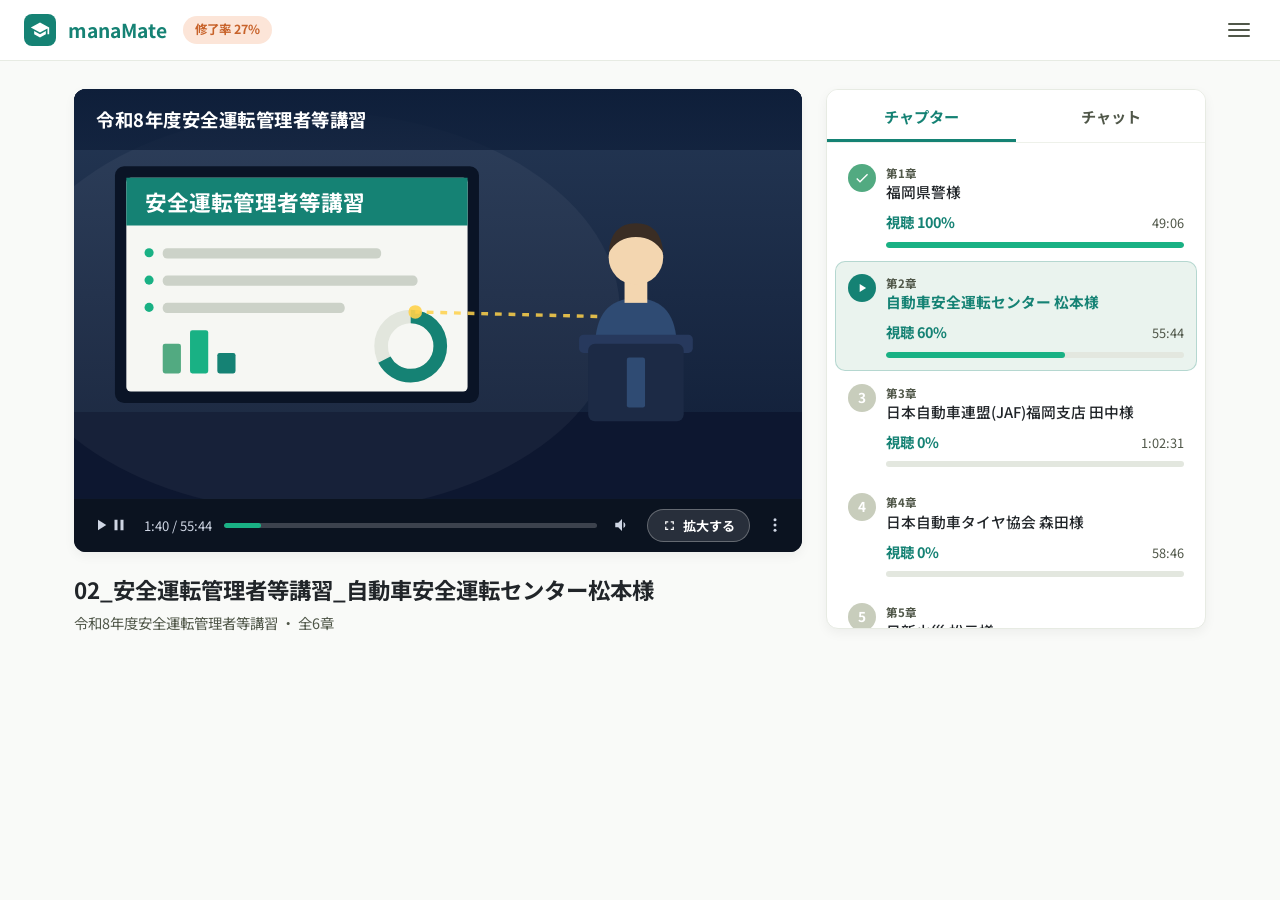
<file: index.html>
<!DOCTYPE html>
<html lang="ja">
<head>
  <meta charset="UTF-8" />
  <meta name="viewport" content="width=device-width, initial-scale=1.0" />
  <title>manaMate – 受講ページ</title>
  <link rel="stylesheet" href="style.css" />
</head>
<body>
  <header class="site-header">
    <div class="header-logo">
      <span class="logo-icon">
        <svg viewBox="0 0 24 24" width="20" height="20" fill="currentColor" aria-hidden="true">
          <path d="M12 3 1 9l11 6 9-4.91V17h2V9L12 3zM5 13.18v4L12 21l7-3.82v-4L12 17l-7-3.82z"/>
        </svg>
      </span>
      <span class="logo-text">manaMate</span>
      <span class="completion-badge">修了率 27%</span>
    </div>
    <button class="header-menu" aria-label="メニュー">
      <span></span><span></span><span></span>
    </button>
  </header>

  <main class="viewer">
    <div class="viewer-grid">
      <!-- 動画エリア -->
      <section class="video-area">
        <div class="video-player" id="videoPlayer">
          <div class="video-screen">
            <svg class="video-scene" viewBox="0 0 320 180" preserveAspectRatio="xMidYMid meet" xmlns="http://www.w3.org/2000/svg" aria-hidden="true">
              <defs>
                <linearGradient id="vsRoom" x1="0" y1="0" x2="0" y2="1">
                  <stop offset="0" stop-color="#243754"/>
                  <stop offset="1" stop-color="#101d36"/>
                </linearGradient>
              </defs>
              <rect width="320" height="180" fill="url(#vsRoom)"/>
              <rect y="142" width="320" height="38" fill="#0d1730"/>
              <ellipse cx="105" cy="98" rx="135" ry="88" fill="#ffffff" opacity="0.045"/>
              <!-- スクリーン（パワポ） -->
              <rect x="18" y="34" width="160" height="104" rx="4" fill="#0a1426"/>
              <rect x="23" y="39" width="150" height="94" rx="2" fill="#f6f7f3"/>
              <rect x="23" y="39" width="150" height="21" fill="#158274"/>
              <text x="31" y="53.5" fill="#ffffff" font-size="9.5" font-weight="700" font-family="'Noto Sans JP',sans-serif">安全運転管理者等講習</text>
              <circle cx="33" cy="72" r="2" fill="#19B184"/>
              <rect x="39" y="70" width="96" height="4.5" rx="2" fill="#ccd2c8"/>
              <circle cx="33" cy="84" r="2" fill="#19B184"/>
              <rect x="39" y="82" width="112" height="4.5" rx="2" fill="#ccd2c8"/>
              <circle cx="33" cy="96" r="2" fill="#19B184"/>
              <rect x="39" y="94" width="80" height="4.5" rx="2" fill="#ccd2c8"/>
              <rect x="39" y="112" width="8" height="13" rx="1" fill="#52AA81"/>
              <rect x="51" y="106" width="8" height="19" rx="1" fill="#19B184"/>
              <rect x="63" y="116" width="8" height="9" rx="1" fill="#158274"/>
              <circle cx="148" cy="113" r="13" fill="none" stroke="#e2e6dd" stroke-width="6"/>
              <circle cx="148" cy="113" r="13" fill="none" stroke="#158274" stroke-width="6" stroke-dasharray="55 100" transform="rotate(-90 148 113)"/>
              <!-- レーザーポインタ -->
              <line x1="230" y1="100" x2="150" y2="98" stroke="#ffd24a" stroke-width="1.5" stroke-dasharray="3 3" opacity="0.85"/>
              <circle cx="150" cy="98" r="3" fill="#ffd24a" opacity="0.9"/>
              <!-- 講師 -->
              <path d="M247 92 q18 0 18 22 v18 h-36 v-18 q0 -22 18 -22z" fill="#2f4b73"/>
              <rect x="242" y="82" width="10" height="12" fill="#f3d6b0"/>
              <circle cx="247" cy="74" r="12" fill="#f3d6b0"/>
              <path d="M235 72 q1 -13 12 -13 q11 0 12 13 q-4 -7 -12 -7 q-8 0 -12 7z" fill="#3a2d24"/>
              <!-- 演台 -->
              <rect x="222" y="108" width="50" height="8" rx="2" fill="#27395d"/>
              <rect x="226" y="112" width="42" height="34" rx="3" fill="#1c2a45"/>
              <rect x="243" y="118" width="8" height="22" rx="1" fill="#2f4b73"/>
            </svg>
            <div class="video-banner">
              <span class="video-banner-title" id="videoTitle">令和8年度安全運転管理者等講習</span>
            </div>
            <button class="play-overlay" id="playOverlay" aria-label="再生">
              <svg viewBox="0 0 24 24" width="34" height="34" fill="currentColor"><path d="M8 5v14l11-7z"/></svg>
            </button>
            <div class="video-complete" id="videoComplete">
              <div class="vc-inner">
                <span class="vc-check"><svg viewBox="0 0 24 24" width="26" height="26" fill="currentColor"><path d="M9 16.2 4.8 12l-1.4 1.4L9 19 21 7l-1.4-1.4z"/></svg></span>
                <h2 class="vc-title">視聴が完了しました</h2>
                <p class="vc-sub">この講義の評価をお聞かせください</p>
                <div class="vc-stars" id="vcStars" role="radiogroup" aria-label="5段階評価">
                  <button class="vc-star" type="button" aria-label="1点"><svg viewBox="0 0 24 24" width="34" height="34"><path d="M12 2l2.9 6.3 6.9.6-5.2 4.6 1.6 6.8L12 17.3 5.8 20.9l1.6-6.8L2.2 9.5l6.9-.6L12 2z"/></svg></button>
                  <button class="vc-star" type="button" aria-label="2点"><svg viewBox="0 0 24 24" width="34" height="34"><path d="M12 2l2.9 6.3 6.9.6-5.2 4.6 1.6 6.8L12 17.3 5.8 20.9l1.6-6.8L2.2 9.5l6.9-.6L12 2z"/></svg></button>
                  <button class="vc-star" type="button" aria-label="3点"><svg viewBox="0 0 24 24" width="34" height="34"><path d="M12 2l2.9 6.3 6.9.6-5.2 4.6 1.6 6.8L12 17.3 5.8 20.9l1.6-6.8L2.2 9.5l6.9-.6L12 2z"/></svg></button>
                  <button class="vc-star" type="button" aria-label="4点"><svg viewBox="0 0 24 24" width="34" height="34"><path d="M12 2l2.9 6.3 6.9.6-5.2 4.6 1.6 6.8L12 17.3 5.8 20.9l1.6-6.8L2.2 9.5l6.9-.6L12 2z"/></svg></button>
                  <button class="vc-star" type="button" aria-label="5点"><svg viewBox="0 0 24 24" width="34" height="34"><path d="M12 2l2.9 6.3 6.9.6-5.2 4.6 1.6 6.8L12 17.3 5.8 20.9l1.6-6.8L2.2 9.5l6.9-.6L12 2z"/></svg></button>
                </div>
                <p class="vc-rating-text" id="vcRatingText">星をタップして評価してください</p>
                <button class="vc-chat-prompt" id="vcChatPrompt" type="button">
                  <span class="vc-chat-ico"></span>
                  <span>manaMateさんのチャットにもお答えください！</span>
                  <span class="vc-chat-badge">1</span>
                </button>
                <button class="vc-replay" id="vcReplay" type="button">もう一度視聴する</button>
              </div>
            </div>
          </div>
          <div class="video-controls">
            <button class="ctrl-btn" id="playBtn" aria-label="再生／一時停止">
              <svg class="icon-play" viewBox="0 0 24 24" width="18" height="18" fill="currentColor"><path d="M8 5v14l11-7z"/></svg>
              <svg class="icon-pause" viewBox="0 0 24 24" width="18" height="18" fill="currentColor" hidden><path d="M6 5h4v14H6zM14 5h4v14h-4z"/></svg>
            </button>
            <span class="ctrl-time"><span id="curTime">1:40</span> / <span id="totTime">55:44</span></span>
            <div class="ctrl-progress"><div class="ctrl-progress-fill" id="progressFill"></div></div>
            <button class="ctrl-btn" aria-label="音量">
              <svg viewBox="0 0 24 24" width="18" height="18" fill="currentColor"><path d="M3 9v6h4l5 5V4L7 9H3zm13.5 3a4.5 4.5 0 0 0-2.5-4.03v8.06A4.5 4.5 0 0 0 16.5 12z"/></svg>
            </button>
            <button class="ctrl-fs" id="fullscreenBtn" aria-label="拡大表示">
              <svg viewBox="0 0 24 24" width="15" height="15" fill="currentColor"><path d="M7 14H5v5h5v-2H7v-3zm-2-4h2V7h3V5H5v5zm12 7h-3v2h5v-5h-2v3zM14 5v2h3v3h2V5h-5z"/></svg>
              <span class="ctrl-fs-label">拡大する</span>
            </button>
            <button class="ctrl-btn" aria-label="設定">
              <svg viewBox="0 0 24 24" width="18" height="18" fill="currentColor"><circle cx="12" cy="5" r="2"/><circle cx="12" cy="12" r="2"/><circle cx="12" cy="19" r="2"/></svg>
            </button>
          </div>
        </div>
        <h1 class="lecture-title" id="lectureTitle">02_安全運転管理者等講習_自動車安全運転センター松本様</h1>
        <p class="lecture-meta">令和8年度安全運転管理者等講習 ・ 全6章</p>
      </section>

      <!-- サイドパネル（タブ切替） -->
      <aside class="side-panel">
        <div class="panel-tabs" role="tablist">
          <button class="panel-tab is-active" id="tabChapters" role="tab" aria-selected="true">チャプター</button>
          <button class="panel-tab" id="tabChat" role="tab" aria-selected="false">チャット<span class="tab-badge" id="chatBadge" hidden>1</span></button>
        </div>

        <!-- チャプター一覧 -->
        <div class="panel-pane is-active" id="paneChapters" role="tabpanel">
          <ul class="chapter-list" id="chapterList">
            <li class="chapter-item is-done" data-title="01_安全運転管理者等講習_福岡県警様" data-time="49:06">
              <div class="chapter-head">
                <span class="chapter-state"><svg viewBox="0 0 24 24" width="16" height="16" fill="currentColor"><path d="M9 16.2 4.8 12l-1.4 1.4L9 19 21 7l-1.4-1.4z"/></svg></span>
                <span class="chapter-info"><span class="chapter-num">第1章</span><span class="chapter-name">福岡県警様</span></span>
              </div>
              <div class="chapter-progress-row"><span class="chapter-percent">視聴 100%</span><span class="chapter-time">49:06</span></div>
              <div class="chapter-bar"><div class="chapter-bar-fill" style="width:100%"></div></div>
            </li>
            <li class="chapter-item is-current" data-title="02_安全運転管理者等講習_自動車安全運転センター松本様" data-time="55:44">
              <div class="chapter-head">
                <span class="chapter-state"><svg viewBox="0 0 24 24" width="14" height="14" fill="currentColor"><path d="M8 5v14l11-7z"/></svg></span>
                <span class="chapter-info"><span class="chapter-num">第2章</span><span class="chapter-name">自動車安全運転センター 松本様</span></span>
              </div>
              <div class="chapter-progress-row"><span class="chapter-percent">視聴 60%</span><span class="chapter-time">55:44</span></div>
              <div class="chapter-bar"><div class="chapter-bar-fill" style="width:60%"></div></div>
            </li>
            <li class="chapter-item" data-title="03_安全運転管理者等講習_日本自動車連盟(JAF)福岡支店田中様" data-time="1:02:31">
              <div class="chapter-head">
                <span class="chapter-state"><span class="chapter-dot">3</span></span>
                <span class="chapter-info"><span class="chapter-num">第3章</span><span class="chapter-name">日本自動車連盟(JAF)福岡支店 田中様</span></span>
              </div>
              <div class="chapter-progress-row"><span class="chapter-percent">視聴 0%</span><span class="chapter-time">1:02:31</span></div>
              <div class="chapter-bar"><div class="chapter-bar-fill" style="width:0%"></div></div>
            </li>
            <li class="chapter-item" data-title="04_安全運転管理者等講習_日本自動車タイヤ協会森田様" data-time="58:46">
              <div class="chapter-head">
                <span class="chapter-state"><span class="chapter-dot">4</span></span>
                <span class="chapter-info"><span class="chapter-num">第4章</span><span class="chapter-name">日本自動車タイヤ協会 森田様</span></span>
              </div>
              <div class="chapter-progress-row"><span class="chapter-percent">視聴 0%</span><span class="chapter-time">58:46</span></div>
              <div class="chapter-bar"><div class="chapter-bar-fill" style="width:0%"></div></div>
            </li>
            <li class="chapter-item" data-title="05_安全運転管理者等講習_日新火災 松元様" data-time="47:56">
              <div class="chapter-head">
                <span class="chapter-state"><span class="chapter-dot">5</span></span>
                <span class="chapter-info"><span class="chapter-num">第5章</span><span class="chapter-name">日新火災 松元様</span></span>
              </div>
              <div class="chapter-progress-row"><span class="chapter-percent">視聴 0%</span><span class="chapter-time">47:56</span></div>
              <div class="chapter-bar"><div class="chapter-bar-fill" style="width:0%"></div></div>
            </li>
            <li class="chapter-item" data-title="06_安全運転管理者等講習_大学教授 大上様" data-time="48:55">
              <div class="chapter-head">
                <span class="chapter-state"><span class="chapter-dot">6</span></span>
                <span class="chapter-info"><span class="chapter-num">第6章</span><span class="chapter-name">大学教授 大上様</span></span>
              </div>
              <div class="chapter-progress-row"><span class="chapter-percent">視聴 0%</span><span class="chapter-time">48:55</span></div>
              <div class="chapter-bar"><div class="chapter-bar-fill" style="width:0%"></div></div>
            </li>
          </ul>
        </div>

        <!-- チャット -->
        <div class="panel-pane" id="paneChat" role="tabpanel" hidden>
          <div class="chat-thread" id="chatThread">
            <div class="chat-row chat-ai">
              <span class="chat-avatar"></span>
              <div class="chat-bubble">今のところ、理解できた？</div>
            </div>
            <div class="chat-row chat-me">
              <div class="chat-bubble">ちょっと難しかったね。でも先生分かりやすい。</div>
            </div>
            <div class="chat-row chat-ai">
              <span class="chat-avatar"></span>
              <div class="chat-bubble">ぼくもそう思う！実際の事故事例の映像があると、注意するポイントが記憶に残りやすいよね。日々の安全確認が大事なんだよ。</div>
            </div>
            <div class="chat-row chat-me">
              <div class="chat-bubble">たしかに笑</div>
            </div>
          </div>
          <form class="chat-input" id="chatForm">
            <input type="text" id="chatField" placeholder="メッセージを入力…" autocomplete="off" />
            <button type="submit" class="chat-send" aria-label="送信">
              <svg viewBox="0 0 24 24" width="20" height="20" fill="currentColor"><path d="M3 20.5 21 12 3 3.5 3 10l11 2-11 2z"/></svg>
            </button>
          </form>
        </div>
      </aside>
    </div>
  </main>

  <script src="script.js"></script>
</body>
</html>
</file>
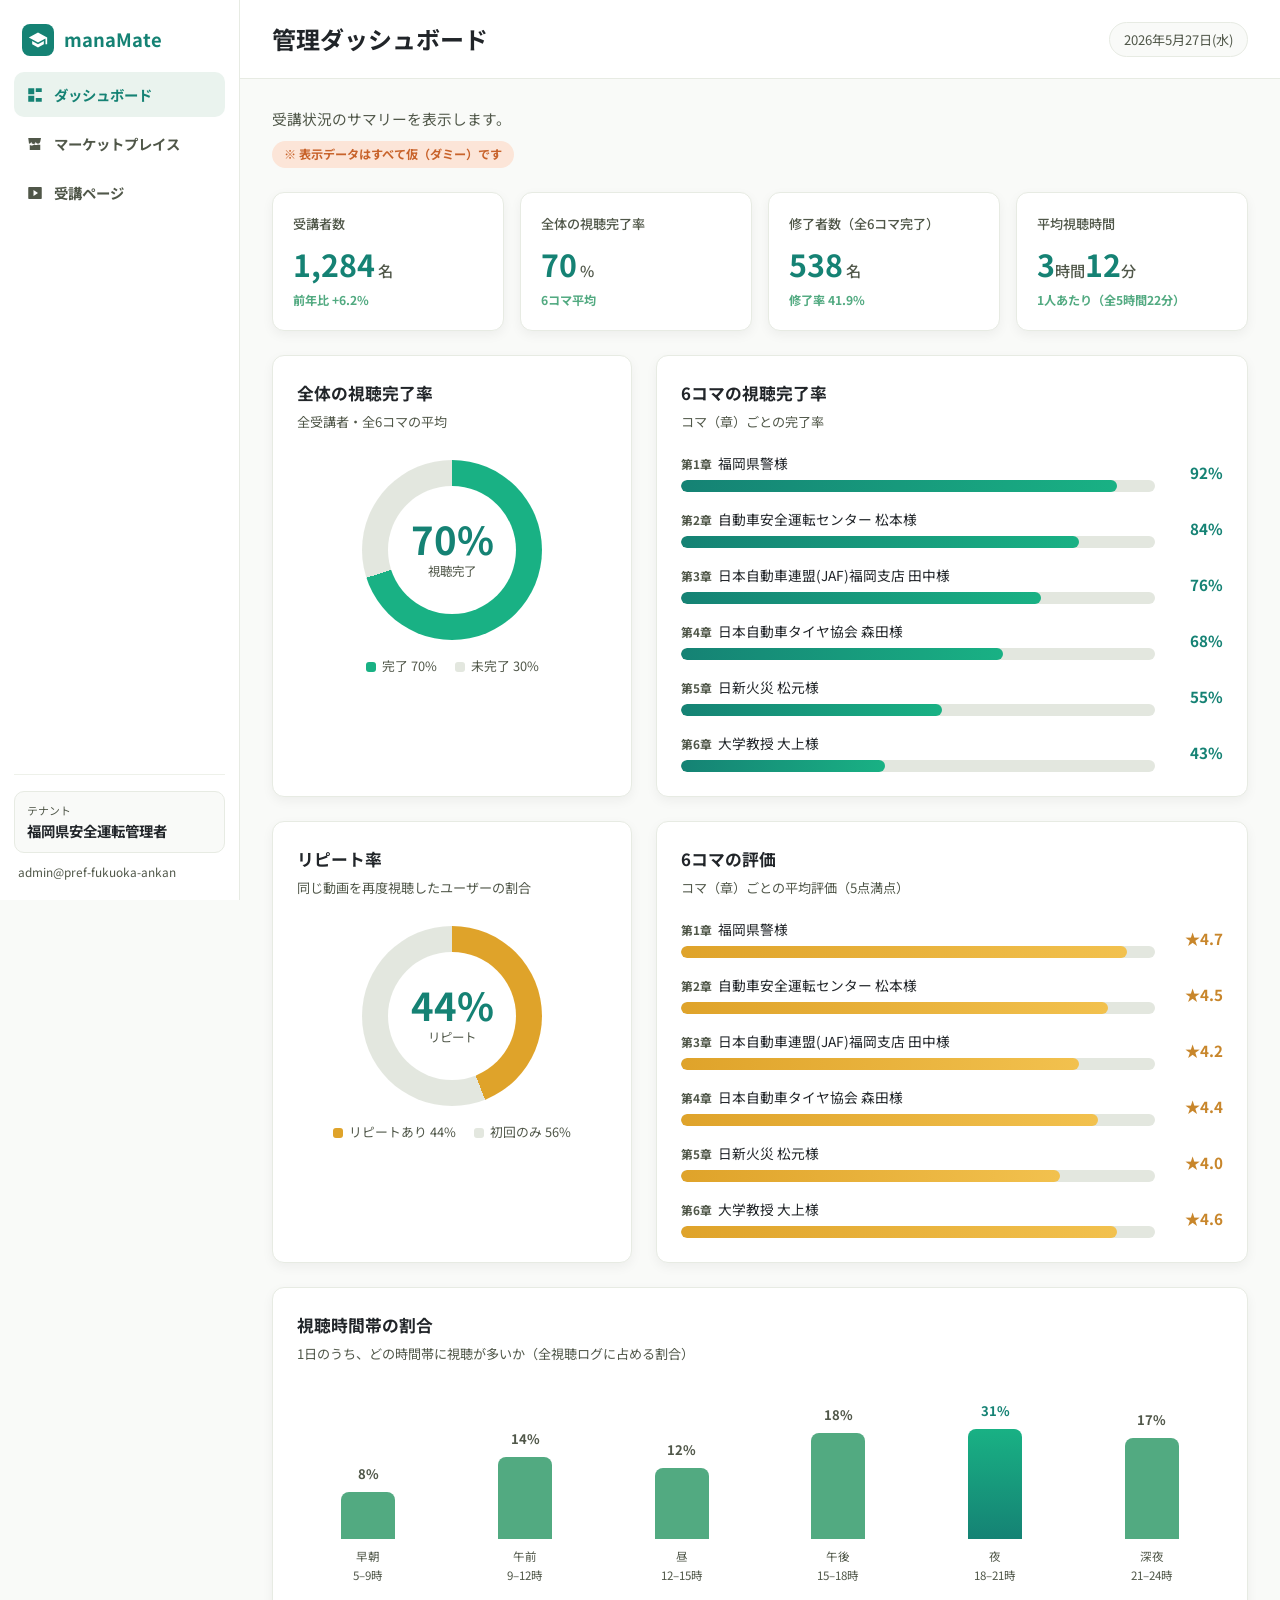
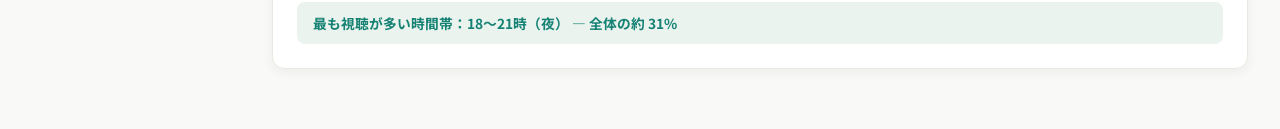
<file: admin/index.html>
<!DOCTYPE html>
<html lang="ja">
<head>
  <meta charset="UTF-8" />
  <meta name="viewport" content="width=device-width, initial-scale=1.0" />
  <title>管理ダッシュボード｜令和8年度安全運転管理者等講習</title>
  <link rel="stylesheet" href="/admin/admin.css" />
</head>
<body>
  <div class="layout">
    <aside class="sidebar">
      <a class="side-brand" href="/admin">
        <span class="side-logo">
          <svg viewBox="0 0 24 24" width="20" height="20" fill="currentColor" aria-hidden="true"><path d="M12 3 1 9l11 6 9-4.91V17h2V9L12 3zM5 13.18v4L12 21l7-3.82v-4L12 17l-7-3.82z"/></svg>
        </span>
        <span class="side-brand-text">manaMate</span>
      </a>
      <nav class="side-nav">
        <a class="nav-item is-active" href="/admin">
          <svg viewBox="0 0 24 24" width="18" height="18" fill="currentColor"><path d="M3 3h8v8H3V3zm10 0h8v5h-8V3zM3 13h8v8H3v-8zm10 3h8v5h-8v-5z"/></svg>
          ダッシュボード
        </a>
        <a class="nav-item" href="/admin/marketplace">
          <svg viewBox="0 0 24 24" width="18" height="18" fill="currentColor"><path d="M4 4h16l-1 5a3 3 0 0 1-3 2.5A3 3 0 0 1 13 9a3 3 0 0 1-6 0 3 3 0 0 1-3 2.5L3 4h1zm1 9v7h14v-7a4.5 4.5 0 0 1-3-.4 4.5 4.5 0 0 1-5 0 4.5 4.5 0 0 1-6 .4z"/></svg>
          マーケットプレイス
        </a>
        <a class="nav-item" href="/">
          <svg viewBox="0 0 24 24" width="18" height="18" fill="currentColor"><path d="M4 4h16a1 1 0 0 1 1 1v14a1 1 0 0 1-1 1H4a1 1 0 0 1-1-1V5a1 1 0 0 1 1-1zm6 4v8l6-4-6-4z"/></svg>
          受講ページ
        </a>
      </nav>
      <div class="side-foot">
        <div class="side-tenant">
          <span class="side-tenant-label">テナント</span>
          <span class="side-tenant-name">福岡県安全運転管理者</span>
        </div>
        <div class="side-user">admin@pref-fukuoka-ankan</div>
      </div>
    </aside>

    <div class="content">
      <header class="content-header">
        <h1 class="content-title">管理ダッシュボード</h1>
        <span class="content-date">2026年5月27日(水)</span>
      </header>

      <main class="content-main">
        <p class="page-lead">受講状況のサマリーを表示します。</p>
        <span class="demo-note">※ 表示データはすべて仮（ダミー）です</span>

        <!-- KPI -->
        <section class="kpi-grid">
          <div class="kpi-card">
            <div class="kpi-label">受講者数</div>
            <div class="kpi-value">1,284<small> 名</small></div>
            <div class="kpi-sub">前年比 +6.2%</div>
          </div>
          <div class="kpi-card">
            <div class="kpi-label">全体の視聴完了率</div>
            <div class="kpi-value">70<small> %</small></div>
            <div class="kpi-sub">6コマ平均</div>
          </div>
          <div class="kpi-card">
            <div class="kpi-label">修了者数（全6コマ完了）</div>
            <div class="kpi-value">538<small> 名</small></div>
            <div class="kpi-sub">修了率 41.9%</div>
          </div>
          <div class="kpi-card">
            <div class="kpi-label">平均視聴時間</div>
            <div class="kpi-value">3<small>時間</small>12<small>分</small></div>
            <div class="kpi-sub">1人あたり（全5時間22分）</div>
          </div>
        </section>

        <div class="panel-row">
          <!-- 全体の視聴完了率 -->
          <section class="panel">
            <div class="panel-title">全体の視聴完了率</div>
            <div class="panel-caption">全受講者・全6コマの平均</div>
            <div class="donut-wrap">
              <div class="donut" style="background: conic-gradient(var(--secondary) 0% 70%, var(--track) 70% 100%);">
                <div class="donut-hole">
                  <span class="donut-value">70%</span>
                  <span class="donut-sub">視聴完了</span>
                </div>
              </div>
              <div class="donut-legend">
                <span><span class="dot" style="background:var(--secondary)"></span>完了 70%</span>
                <span><span class="dot" style="background:var(--track)"></span>未完了 30%</span>
              </div>
            </div>
          </section>

          <!-- 6コマの視聴完了率 -->
          <section class="panel">
            <div class="panel-title">6コマの視聴完了率</div>
            <div class="panel-caption">コマ（章）ごとの完了率</div>

            <div class="bar-row">
              <div>
                <div class="bar-name"><b>第1章</b>福岡県警様</div>
                <div class="bar-track"><div class="bar-fill" style="width:92%"></div></div>
              </div>
              <div class="bar-value">92%</div>
            </div>
            <div class="bar-row">
              <div>
                <div class="bar-name"><b>第2章</b>自動車安全運転センター 松本様</div>
                <div class="bar-track"><div class="bar-fill" style="width:84%"></div></div>
              </div>
              <div class="bar-value">84%</div>
            </div>
            <div class="bar-row">
              <div>
                <div class="bar-name"><b>第3章</b>日本自動車連盟(JAF)福岡支店 田中様</div>
                <div class="bar-track"><div class="bar-fill" style="width:76%"></div></div>
              </div>
              <div class="bar-value">76%</div>
            </div>
            <div class="bar-row">
              <div>
                <div class="bar-name"><b>第4章</b>日本自動車タイヤ協会 森田様</div>
                <div class="bar-track"><div class="bar-fill" style="width:68%"></div></div>
              </div>
              <div class="bar-value">68%</div>
            </div>
            <div class="bar-row">
              <div>
                <div class="bar-name"><b>第5章</b>日新火災 松元様</div>
                <div class="bar-track"><div class="bar-fill" style="width:55%"></div></div>
              </div>
              <div class="bar-value">55%</div>
            </div>
            <div class="bar-row">
              <div>
                <div class="bar-name"><b>第6章</b>大学教授 大上様</div>
                <div class="bar-track"><div class="bar-fill" style="width:43%"></div></div>
              </div>
              <div class="bar-value">43%</div>
            </div>
          </section>
        </div>

        <div class="panel-row">
          <!-- リピート率 -->
          <section class="panel">
            <div class="panel-title">リピート率</div>
            <div class="panel-caption">同じ動画を再度視聴したユーザーの割合</div>
            <div class="donut-wrap">
              <div class="donut" style="background: conic-gradient(var(--gold) 0% 44%, var(--track) 44% 100%);">
                <div class="donut-hole">
                  <span class="donut-value">44%</span>
                  <span class="donut-sub">リピート</span>
                </div>
              </div>
              <div class="donut-legend">
                <span><span class="dot" style="background:var(--gold)"></span>リピートあり 44%</span>
                <span><span class="dot" style="background:var(--track)"></span>初回のみ 56%</span>
              </div>
            </div>
          </section>

          <!-- 6コマの評価 -->
          <section class="panel">
            <div class="panel-title">6コマの評価</div>
            <div class="panel-caption">コマ（章）ごとの平均評価（5点満点）</div>

            <div class="bar-row">
              <div>
                <div class="bar-name"><b>第1章</b>福岡県警様</div>
                <div class="bar-track"><div class="bar-fill bar-fill--rating" style="width:94%"></div></div>
              </div>
              <div class="bar-value bar-value--rating">★4.7</div>
            </div>
            <div class="bar-row">
              <div>
                <div class="bar-name"><b>第2章</b>自動車安全運転センター 松本様</div>
                <div class="bar-track"><div class="bar-fill bar-fill--rating" style="width:90%"></div></div>
              </div>
              <div class="bar-value bar-value--rating">★4.5</div>
            </div>
            <div class="bar-row">
              <div>
                <div class="bar-name"><b>第3章</b>日本自動車連盟(JAF)福岡支店 田中様</div>
                <div class="bar-track"><div class="bar-fill bar-fill--rating" style="width:84%"></div></div>
              </div>
              <div class="bar-value bar-value--rating">★4.2</div>
            </div>
            <div class="bar-row">
              <div>
                <div class="bar-name"><b>第4章</b>日本自動車タイヤ協会 森田様</div>
                <div class="bar-track"><div class="bar-fill bar-fill--rating" style="width:88%"></div></div>
              </div>
              <div class="bar-value bar-value--rating">★4.4</div>
            </div>
            <div class="bar-row">
              <div>
                <div class="bar-name"><b>第5章</b>日新火災 松元様</div>
                <div class="bar-track"><div class="bar-fill bar-fill--rating" style="width:80%"></div></div>
              </div>
              <div class="bar-value bar-value--rating">★4.0</div>
            </div>
            <div class="bar-row">
              <div>
                <div class="bar-name"><b>第6章</b>大学教授 大上様</div>
                <div class="bar-track"><div class="bar-fill bar-fill--rating" style="width:92%"></div></div>
              </div>
              <div class="bar-value bar-value--rating">★4.6</div>
            </div>
          </section>
        </div>

        <!-- 視聴時間帯の割合 -->
        <section class="panel">
          <div class="panel-title">視聴時間帯の割合</div>
          <div class="panel-caption">1日のうち、どの時間帯に視聴が多いか（全視聴ログに占める割合）</div>
          <div class="col-chart">
            <div class="col">
              <span class="col-pct">8%</span>
              <div class="col-bar" style="height:26%"></div>
              <span class="col-label">早朝<br>5–9時</span>
            </div>
            <div class="col">
              <span class="col-pct">14%</span>
              <div class="col-bar" style="height:45%"></div>
              <span class="col-label">午前<br>9–12時</span>
            </div>
            <div class="col">
              <span class="col-pct">12%</span>
              <div class="col-bar" style="height:39%"></div>
              <span class="col-label">昼<br>12–15時</span>
            </div>
            <div class="col">
              <span class="col-pct">18%</span>
              <div class="col-bar" style="height:58%"></div>
              <span class="col-label">午後<br>15–18時</span>
            </div>
            <div class="col is-peak">
              <span class="col-pct">31%</span>
              <div class="col-bar" style="height:100%"></div>
              <span class="col-label">夜<br>18–21時</span>
            </div>
            <div class="col">
              <span class="col-pct">17%</span>
              <div class="col-bar" style="height:55%"></div>
              <span class="col-label">深夜<br>21–24時</span>
            </div>
          </div>
          <div class="peak-note">最も視聴が多い時間帯：18〜21時（夜） — 全体の約 31%</div>
        </section>
      </main>
    </div>
  </div>
</body>
</html>
</file>
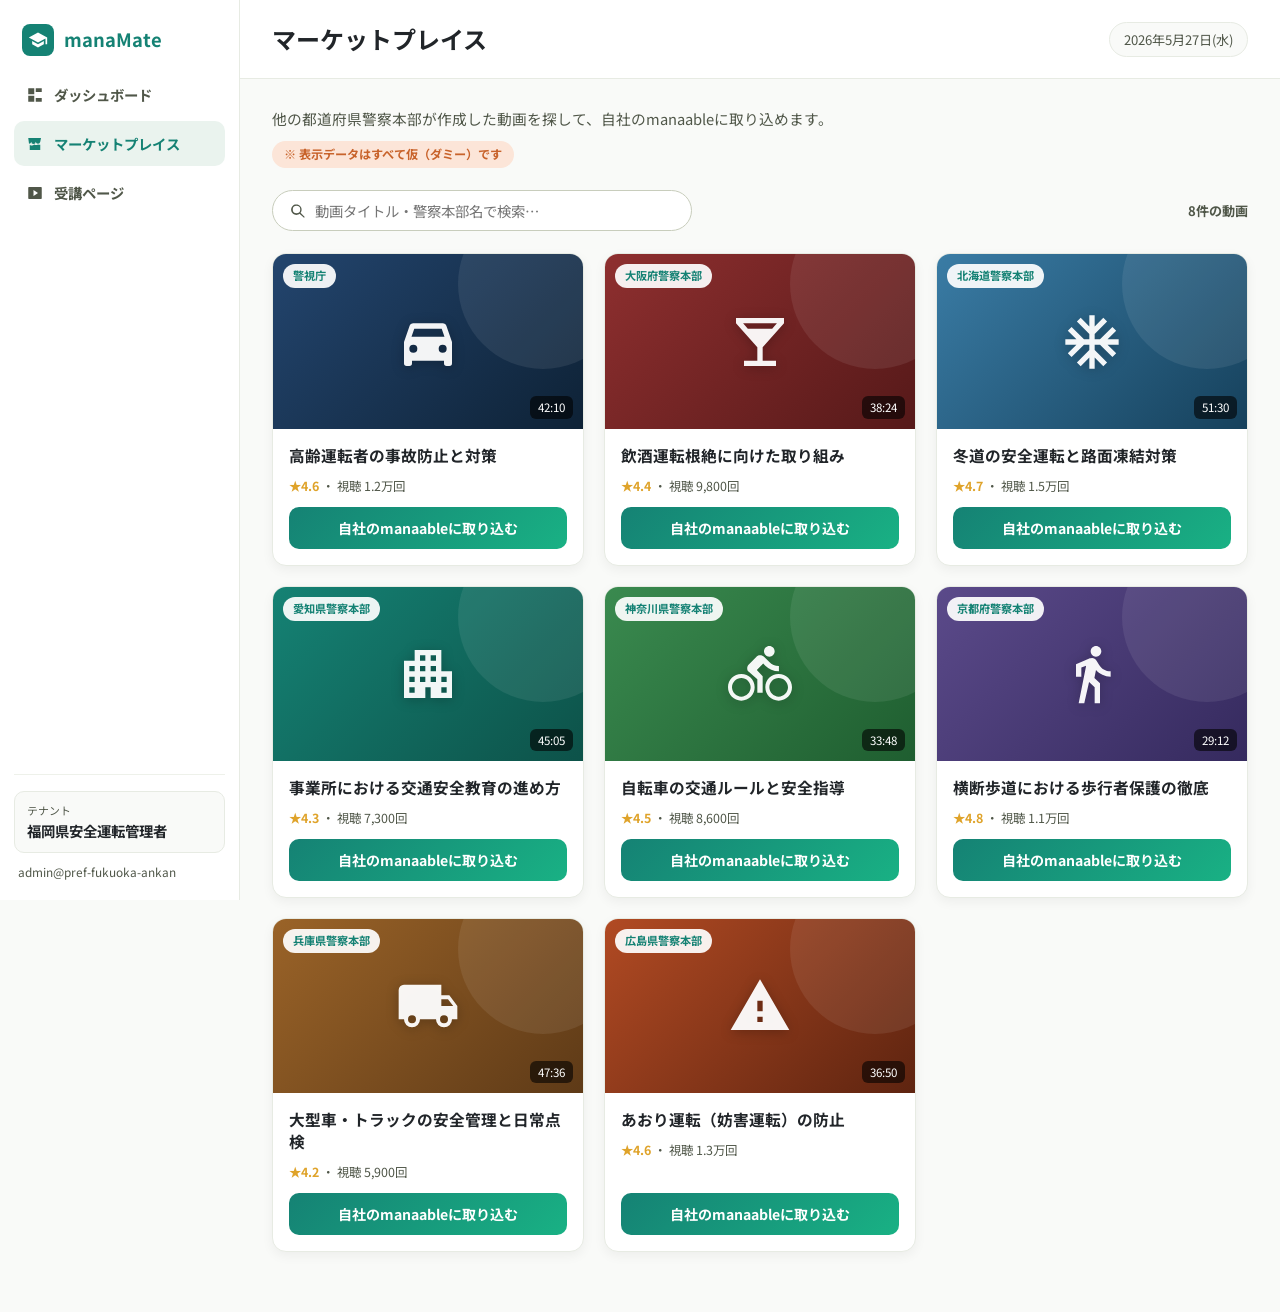
<file: admin/marketplace/index.html>
<!DOCTYPE html>
<html lang="ja">
<head>
  <meta charset="UTF-8" />
  <meta name="viewport" content="width=device-width, initial-scale=1.0" />
  <title>マーケットプレイス｜manaMate 管理画面</title>
  <link rel="stylesheet" href="/admin/admin.css" />
</head>
<body>
  <div class="layout">
    <aside class="sidebar">
      <a class="side-brand" href="/admin">
        <span class="side-logo">
          <svg viewBox="0 0 24 24" width="20" height="20" fill="currentColor" aria-hidden="true"><path d="M12 3 1 9l11 6 9-4.91V17h2V9L12 3zM5 13.18v4L12 21l7-3.82v-4L12 17l-7-3.82z"/></svg>
        </span>
        <span class="side-brand-text">manaMate</span>
      </a>
      <nav class="side-nav">
        <a class="nav-item" href="/admin">
          <svg viewBox="0 0 24 24" width="18" height="18" fill="currentColor"><path d="M3 3h8v8H3V3zm10 0h8v5h-8V3zM3 13h8v8H3v-8zm10 3h8v5h-8v-5z"/></svg>
          ダッシュボード
        </a>
        <a class="nav-item is-active" href="/admin/marketplace">
          <svg viewBox="0 0 24 24" width="18" height="18" fill="currentColor"><path d="M4 4h16l-1 5a3 3 0 0 1-3 2.5A3 3 0 0 1 13 9a3 3 0 0 1-6 0 3 3 0 0 1-3 2.5L3 4h1zm1 9v7h14v-7a4.5 4.5 0 0 1-3-.4 4.5 4.5 0 0 1-5 0 4.5 4.5 0 0 1-6 .4z"/></svg>
          マーケットプレイス
        </a>
        <a class="nav-item" href="/">
          <svg viewBox="0 0 24 24" width="18" height="18" fill="currentColor"><path d="M4 4h16a1 1 0 0 1 1 1v14a1 1 0 0 1-1 1H4a1 1 0 0 1-1-1V5a1 1 0 0 1 1-1zm6 4v8l6-4-6-4z"/></svg>
          受講ページ
        </a>
      </nav>
      <div class="side-foot">
        <div class="side-tenant">
          <span class="side-tenant-label">テナント</span>
          <span class="side-tenant-name">福岡県安全運転管理者</span>
        </div>
        <div class="side-user">admin@pref-fukuoka-ankan</div>
      </div>
    </aside>

    <div class="content">
      <header class="content-header">
        <h1 class="content-title">マーケットプレイス</h1>
        <span class="content-date">2026年5月27日(水)</span>
      </header>

      <main class="content-main">
        <p class="page-lead">他の都道府県警察本部が作成した動画を探して、自社のmanaableに取り込めます。</p>
        <span class="demo-note">※ 表示データはすべて仮（ダミー）です</span>

        <div class="mp-toolbar">
          <div class="mp-search">
            <svg viewBox="0 0 24 24" width="18" height="18" fill="currentColor"><path d="M21 20l-5.6-5.6a7 7 0 1 0-1.4 1.4L20 21l1-1zM5 10a5 5 0 1 1 10 0 5 5 0 0 1-10 0z"/></svg>
            <input type="text" id="mpSearch" placeholder="動画タイトル・警察本部名で検索…" autocomplete="off" />
          </div>
          <span class="mp-count" id="mpCount">8件の動画</span>
        </div>

        <div class="mp-grid" id="mpGrid">
          <article class="mp-card" data-search="警視庁 高齢運転者の事故防止と対策">
            <div class="mp-thumb" style="background: linear-gradient(135deg,#23456e,#0e2236);">
              <span class="mp-thumb-icon"><svg viewBox="0 0 24 24" fill="currentColor"><path d="M18.92 6.01C18.72 5.42 18.16 5 17.5 5h-11c-.66 0-1.21.42-1.42 1.01L3 12v8a1 1 0 0 0 1 1h1a1 1 0 0 0 1-1v-1h12v1a1 1 0 0 0 1 1h1a1 1 0 0 0 1-1v-8l-2.08-5.99zM6.85 7h10.29l1.04 3H5.81l1.04-3zM6.5 16a1.5 1.5 0 1 1 0-3 1.5 1.5 0 0 1 0 3zm11 0a1.5 1.5 0 1 1 0-3 1.5 1.5 0 0 1 0 3z"/></svg></span>
              <span class="mp-pref">警視庁</span>
              <button class="mp-play" aria-label="プレビュー"><svg viewBox="0 0 24 24" width="22" height="22" fill="currentColor"><path d="M8 5v14l11-7z"/></svg></button>
              <span class="mp-duration">42:10</span>
            </div>
            <div class="mp-body">
              <h3 class="mp-title">高齢運転者の事故防止と対策</h3>
              <div class="mp-meta"><span class="star">★4.6</span> ・ 視聴 1.2万回</div>
              <button class="mp-import">自社のmanaableに取り込む</button>
            </div>
          </article>

          <article class="mp-card" data-search="大阪府警察本部 飲酒運転根絶に向けた取り組み">
            <div class="mp-thumb" style="background: linear-gradient(135deg,#8e2f2f,#561919);">
              <span class="mp-thumb-icon"><svg viewBox="0 0 24 24" fill="currentColor"><path d="M21 5V3H3v2l8 9v5H6v2h12v-2h-5v-5l8-9zM7.43 7L5.66 5h12.69l-1.78 2H7.43z"/></svg></span>
              <span class="mp-pref">大阪府警察本部</span>
              <button class="mp-play" aria-label="プレビュー"><svg viewBox="0 0 24 24" width="22" height="22" fill="currentColor"><path d="M8 5v14l11-7z"/></svg></button>
              <span class="mp-duration">38:24</span>
            </div>
            <div class="mp-body">
              <h3 class="mp-title">飲酒運転根絶に向けた取り組み</h3>
              <div class="mp-meta"><span class="star">★4.4</span> ・ 視聴 9,800回</div>
              <button class="mp-import">自社のmanaableに取り込む</button>
            </div>
          </article>

          <article class="mp-card" data-search="北海道警察本部 冬道の安全運転と路面凍結対策">
            <div class="mp-thumb" style="background: linear-gradient(135deg,#3a7ca5,#16415c);">
              <span class="mp-thumb-icon"><svg viewBox="0 0 24 24" fill="currentColor"><path d="M22 11h-4.17l3.24-3.24-1.41-1.42L15 11h-2V9l4.66-4.66-1.42-1.41L13 6.17V2h-2v4.17L7.76 2.93 6.34 4.34 11 9v2H9L4.34 6.34 2.93 7.76 6.17 11H2v2h4.17l-3.24 3.24 1.41 1.42L9 13h2v2l-4.66 4.66 1.42 1.41L11 17.83V22h2v-4.17l3.24 3.24 1.42-1.41L13 15v-2h2l4.66 4.66 1.41-1.42L17.83 13H22z"/></svg></span>
              <span class="mp-pref">北海道警察本部</span>
              <button class="mp-play" aria-label="プレビュー"><svg viewBox="0 0 24 24" width="22" height="22" fill="currentColor"><path d="M8 5v14l11-7z"/></svg></button>
              <span class="mp-duration">51:30</span>
            </div>
            <div class="mp-body">
              <h3 class="mp-title">冬道の安全運転と路面凍結対策</h3>
              <div class="mp-meta"><span class="star">★4.7</span> ・ 視聴 1.5万回</div>
              <button class="mp-import">自社のmanaableに取り込む</button>
            </div>
          </article>

          <article class="mp-card" data-search="愛知県警察本部 事業所における交通安全教育の進め方">
            <div class="mp-thumb" style="background: linear-gradient(135deg,#158274,#0d5249);">
              <span class="mp-thumb-icon"><svg viewBox="0 0 24 24" fill="currentColor"><path d="M17 11V3H7v4H3v14h8v-4h2v4h8V11h-4zM7 19H5v-2h2v2zm0-4H5v-2h2v2zm0-4H5V9h2v2zm4 4H9v-2h2v2zm0-4H9V9h2v2zm0-4H9V5h2v2zm4 8h-2v-2h2v2zm0-4h-2V9h2v2zm0-4h-2V5h2v2zm4 12h-2v-2h2v2zm0-4h-2v-2h2v2z"/></svg></span>
              <span class="mp-pref">愛知県警察本部</span>
              <button class="mp-play" aria-label="プレビュー"><svg viewBox="0 0 24 24" width="22" height="22" fill="currentColor"><path d="M8 5v14l11-7z"/></svg></button>
              <span class="mp-duration">45:05</span>
            </div>
            <div class="mp-body">
              <h3 class="mp-title">事業所における交通安全教育の進め方</h3>
              <div class="mp-meta"><span class="star">★4.3</span> ・ 視聴 7,300回</div>
              <button class="mp-import">自社のmanaableに取り込む</button>
            </div>
          </article>

          <article class="mp-card" data-search="神奈川県警察本部 自転車の交通ルールと安全指導">
            <div class="mp-thumb" style="background: linear-gradient(135deg,#3a8a4f,#1f5e30);">
              <span class="mp-thumb-icon"><svg viewBox="0 0 24 24" fill="currentColor"><path d="M15.5 5.5c1.1 0 2-.9 2-2s-.9-2-2-2-2 .9-2 2 .9 2 2 2zM5 12c-2.8 0-5 2.2-5 5s2.2 5 5 5 5-2.2 5-5-2.2-5-5-5zm0 8.5c-1.9 0-3.5-1.6-3.5-3.5s1.6-3.5 3.5-3.5 3.5 1.6 3.5 3.5-1.6 3.5-3.5 3.5zm5.8-10l2.4-2.4.8.8c1.3 1.3 3 2.1 5.1 2.1V9c-1.5 0-2.7-.6-3.6-1.5l-1.9-1.9c-.4-.4-1-.6-1.6-.6s-1.1.2-1.4.6L7.8 8.4c-.4.4-.6.9-.6 1.4 0 .6.2 1.1.6 1.4L11 14v5h2v-6.2l-2.2-2.3zM19 12c-2.8 0-5 2.2-5 5s2.2 5 5 5 5-2.2 5-5-2.2-5-5-5zm0 8.5c-1.9 0-3.5-1.6-3.5-3.5s1.6-3.5 3.5-3.5 3.5 1.6 3.5 3.5-1.6 3.5-3.5 3.5z"/></svg></span>
              <span class="mp-pref">神奈川県警察本部</span>
              <button class="mp-play" aria-label="プレビュー"><svg viewBox="0 0 24 24" width="22" height="22" fill="currentColor"><path d="M8 5v14l11-7z"/></svg></button>
              <span class="mp-duration">33:48</span>
            </div>
            <div class="mp-body">
              <h3 class="mp-title">自転車の交通ルールと安全指導</h3>
              <div class="mp-meta"><span class="star">★4.5</span> ・ 視聴 8,600回</div>
              <button class="mp-import">自社のmanaableに取り込む</button>
            </div>
          </article>

          <article class="mp-card" data-search="京都府警察本部 横断歩道における歩行者保護の徹底">
            <div class="mp-thumb" style="background: linear-gradient(135deg,#5b4a8a,#352a5e);">
              <span class="mp-thumb-icon"><svg viewBox="0 0 24 24" fill="currentColor"><path d="M13.5 5.5c1.1 0 2-.9 2-2s-.9-2-2-2-2 .9-2 2 .9 2 2 2zM9.8 8.9L7 23h2.1l1.8-8 2.1 2v6h2v-7.5l-2.1-2 .6-3C14.8 12 16.8 13 19 13v-2c-1.9 0-3.5-1-4.3-2.4l-1-1.6c-.4-.6-1-1-1.7-1-.3 0-.5.1-.8.1L6 8.3V13h2V9.6l1.8-.7z"/></svg></span>
              <span class="mp-pref">京都府警察本部</span>
              <button class="mp-play" aria-label="プレビュー"><svg viewBox="0 0 24 24" width="22" height="22" fill="currentColor"><path d="M8 5v14l11-7z"/></svg></button>
              <span class="mp-duration">29:12</span>
            </div>
            <div class="mp-body">
              <h3 class="mp-title">横断歩道における歩行者保護の徹底</h3>
              <div class="mp-meta"><span class="star">★4.8</span> ・ 視聴 1.1万回</div>
              <button class="mp-import">自社のmanaableに取り込む</button>
            </div>
          </article>

          <article class="mp-card" data-search="兵庫県警察本部 大型車・トラックの安全管理と日常点検">
            <div class="mp-thumb" style="background: linear-gradient(135deg,#9a6328,#5e3a17);">
              <span class="mp-thumb-icon"><svg viewBox="0 0 24 24" fill="currentColor"><path d="M20 8h-3V4H3a2 2 0 0 0-2 2v11h2a3 3 0 0 0 6 0h6a3 3 0 0 0 6 0h2v-5l-3-4zM6 18.5A1.5 1.5 0 1 1 6 15.5a1.5 1.5 0 0 1 0 3zm13.5-9 1.96 2.5H17V9.5h2.5zM18 18.5a1.5 1.5 0 1 1 0-3 1.5 1.5 0 0 1 0 3z"/></svg></span>
              <span class="mp-pref">兵庫県警察本部</span>
              <button class="mp-play" aria-label="プレビュー"><svg viewBox="0 0 24 24" width="22" height="22" fill="currentColor"><path d="M8 5v14l11-7z"/></svg></button>
              <span class="mp-duration">47:36</span>
            </div>
            <div class="mp-body">
              <h3 class="mp-title">大型車・トラックの安全管理と日常点検</h3>
              <div class="mp-meta"><span class="star">★4.2</span> ・ 視聴 5,900回</div>
              <button class="mp-import">自社のmanaableに取り込む</button>
            </div>
          </article>

          <article class="mp-card" data-search="広島県警察本部 あおり運転 妨害運転の防止">
            <div class="mp-thumb" style="background: linear-gradient(135deg,#b14a23,#5e2410);">
              <span class="mp-thumb-icon"><svg viewBox="0 0 24 24" fill="currentColor"><path d="M1 21h22L12 2 1 21zm12-3h-2v-2h2v2zm0-4h-2v-4h2v4z"/></svg></span>
              <span class="mp-pref">広島県警察本部</span>
              <button class="mp-play" aria-label="プレビュー"><svg viewBox="0 0 24 24" width="22" height="22" fill="currentColor"><path d="M8 5v14l11-7z"/></svg></button>
              <span class="mp-duration">36:50</span>
            </div>
            <div class="mp-body">
              <h3 class="mp-title">あおり運転（妨害運転）の防止</h3>
              <div class="mp-meta"><span class="star">★4.6</span> ・ 視聴 1.3万回</div>
              <button class="mp-import">自社のmanaableに取り込む</button>
            </div>
          </article>
        </div>
      </main>
    </div>
  </div>

  <script>
    const search = document.getElementById('mpSearch');
    const grid = document.getElementById('mpGrid');
    const count = document.getElementById('mpCount');
    const cards = Array.from(grid.querySelectorAll('.mp-card'));

    function applyFilter() {
      const q = search.value.trim().toLowerCase();
      let visible = 0;
      cards.forEach((card) => {
        const hit = card.dataset.search.toLowerCase().includes(q);
        card.style.display = hit ? '' : 'none';
        if (hit) visible++;
      });
      count.textContent = `${visible}件の動画`;
      let empty = grid.querySelector('.mp-empty');
      if (visible === 0 && !empty) {
        empty = document.createElement('div');
        empty.className = 'mp-empty';
        empty.textContent = '該当する動画が見つかりませんでした。';
        grid.appendChild(empty);
      } else if (visible > 0 && empty) {
        empty.remove();
      }
    }
    search.addEventListener('input', applyFilter);

    grid.addEventListener('click', (e) => {
      const btn = e.target.closest('.mp-import');
      if (!btn) return;
      const card = btn.closest('.mp-card');
      if (card.classList.contains('is-imported')) return;
      card.classList.add('is-imported');
      btn.textContent = '取り込み済み ✓';
    });
  </script>
</body>
</html>
</file>
<file: style.css>
@import url('https://fonts.googleapis.com/css2?family=Noto+Sans+JP:wght@400;500;700&display=swap');

:root {
  --primary: #158274;
  --secondary: #19B184;
  --accent: #52AA81;
  --error: #CC4953;
  --bg: #F9FAF8;
  --panel-bg: #EAF3EE;
  --text-primary: #212529;
  --text-secondary: #505749;
  --border: #C8CDBC;
  --white: #ffffff;
  --font-family: "Noto Sans JP", sans-serif;
  --shadow: 0 4px 12px rgba(0,0,0,0.05);
}

* { box-sizing: border-box; margin: 0; padding: 0; }

body {
  font-family: var(--font-family);
  background-color: var(--bg);
  color: var(--text-primary);
  line-height: 1.6;
  -webkit-font-smoothing: antialiased;
}

/* ---------- ヘッダー ---------- */
.site-header {
  background: var(--white);
  border-bottom: 1px solid #e7ebe3;
  padding: 14px 24px;
  display: flex;
  justify-content: space-between;
  align-items: center;
  position: sticky;
  top: 0;
  z-index: 100;
}

.header-logo {
  display: flex;
  align-items: center;
  gap: 12px;
}

.logo-icon {
  background: var(--primary);
  color: var(--white);
  width: 32px;
  height: 32px;
  border-radius: 8px;
  display: flex;
  align-items: center;
  justify-content: center;
}

.logo-text {
  font-weight: 700;
  font-size: 1.2rem;
  color: var(--primary);
}

.completion-badge {
  background: #FCE5D8;
  color: #C8632B;
  font-size: 0.78rem;
  font-weight: 700;
  padding: 4px 12px;
  border-radius: 100px;
  margin-left: 4px;
}

.header-menu {
  background: none;
  border: none;
  display: flex;
  flex-direction: column;
  gap: 4px;
  cursor: pointer;
  padding: 6px;
}
.header-menu span {
  width: 22px;
  height: 2px;
  background: var(--text-secondary);
  border-radius: 2px;
}

/* ---------- レイアウト ---------- */
.viewer {
  max-width: 1180px;
  margin: 28px auto;
  padding: 0 24px;
}

.viewer-grid {
  display: grid;
  grid-template-columns: 1fr 380px;
  gap: 24px;
  align-items: start;
}

/* ---------- 動画 ---------- */
.video-player {
  background: #0e1726;
  border-radius: 12px;
  overflow: hidden;
  box-shadow: var(--shadow);
}

.video-screen {
  position: relative;
  aspect-ratio: 16 / 9;
  background:
    radial-gradient(120% 90% at 50% 0%, #1c2c45 0%, #0e1726 60%),
    #0e1726;
  display: flex;
  align-items: center;
  justify-content: center;
}

.video-scene { position: absolute; inset: 0; width: 100%; height: 100%; z-index: 0; }

.video-banner {
  position: absolute;
  top: 0; left: 0; right: 0;
  z-index: 2;
  background: linear-gradient(180deg, rgba(13,29,56,0.95), rgba(13,29,56,0.7));
  color: #fff;
  display: flex;
  align-items: center;
  gap: 14px;
  padding: 16px 22px;
}
.video-banner-title {
  font-size: 1.15rem;
  font-weight: 700;
  letter-spacing: 0.5px;
}

.play-overlay {
  position: relative;
  z-index: 3;
  width: 76px; height: 76px;
  border-radius: 50%;
  border: none;
  background: rgba(255,255,255,0.92);
  color: var(--primary);
  display: flex;
  align-items: center;
  justify-content: center;
  cursor: pointer;
  padding-left: 4px;
  opacity: 0;
  transition: opacity 0.25s, transform 0.2s, background 0.2s;
  box-shadow: 0 6px 20px rgba(0,0,0,0.3);
}
.video-player:hover .play-overlay { opacity: 1; }
.play-overlay:hover { transform: scale(1.06); background: #fff; }
.video-player.is-playing .play-overlay { opacity: 0; pointer-events: none; }

/* ---------- 視聴完了オーバーレイ ---------- */
.video-complete {
  position: absolute;
  inset: 0;
  z-index: 4;
  background: linear-gradient(160deg, rgba(13,29,56,0.96), rgba(8,18,38,0.98));
  display: flex;
  align-items: center;
  justify-content: center;
  padding: 18px;
  text-align: center;
  overflow: auto;
  opacity: 0;
  visibility: hidden;
  pointer-events: none;
  transition: opacity 0.3s;
}
.video-player.is-complete .video-complete { opacity: 1; visibility: visible; pointer-events: auto; }

.vc-inner {
  display: flex;
  flex-direction: column;
  align-items: center;
  gap: 10px;
  max-width: 440px;
  animation: vcIn 0.4s ease-out;
}
@keyframes vcIn { from { opacity: 0; transform: translateY(12px); } to { opacity: 1; transform: none; } }

.vc-check {
  width: 48px; height: 48px;
  border-radius: 50%;
  background: var(--secondary);
  color: #fff;
  display: flex; align-items: center; justify-content: center;
  box-shadow: 0 4px 14px rgba(25,177,132,0.4);
}
.vc-title { color: #fff; font-size: 1.3rem; font-weight: 700; }
.vc-sub { color: #cfd6e4; font-size: 0.9rem; }

.vc-stars { display: flex; gap: 6px; margin-top: 2px; }
.vc-star { background: none; border: none; cursor: pointer; padding: 2px; line-height: 0; }
.vc-star svg { fill: rgba(255,255,255,0.28); transition: fill 0.15s, transform 0.15s; }
.vc-star:hover svg { transform: scale(1.12); }
.vc-star.is-on svg { fill: #FFC53D; }
.vc-rating-text { color: #ffd24a; font-size: 0.85rem; font-weight: 700; min-height: 1.2em; }

.vc-chat-prompt {
  display: flex;
  align-items: center;
  gap: 10px;
  margin-top: 8px;
  background: rgba(255,255,255,0.1);
  border: 1px solid rgba(255,255,255,0.25);
  color: #fff;
  font-family: inherit;
  font-size: 0.9rem;
  font-weight: 700;
  padding: 9px 16px;
  border-radius: 100px;
  cursor: pointer;
  transition: background 0.2s, border-color 0.2s;
}
.vc-chat-prompt:hover { background: rgba(255,255,255,0.18); border-color: var(--secondary); }
.vc-chat-ico {
  width: 26px; height: 26px;
  flex: none;
  border-radius: 50%;
  background: #fff url('mascot.png') center / 80% no-repeat;
}
.vc-chat-badge {
  flex: none;
  min-width: 18px; height: 18px;
  padding: 0 5px;
  background: #E5392F;
  color: #fff;
  font-size: 0.72rem;
  border-radius: 100px;
  display: inline-flex;
  align-items: center;
  justify-content: center;
}
.vc-replay {
  margin-top: 2px;
  background: none;
  border: none;
  color: #9fb0c8;
  font-family: inherit;
  font-size: 0.8rem;
  text-decoration: underline;
  cursor: pointer;
}
.vc-replay:hover { color: #fff; }

.video-controls {
  display: flex;
  align-items: center;
  gap: 12px;
  padding: 10px 14px;
  background: #0b1320;
}
.ctrl-btn {
  background: none;
  border: none;
  color: #cfd6e4;
  cursor: pointer;
  display: flex;
  align-items: center;
  padding: 4px;
  border-radius: 6px;
  transition: color 0.2s, background 0.2s;
}
.ctrl-btn:hover { color: #fff; background: rgba(255,255,255,0.08); }
.ctrl-time {
  color: #cfd6e4;
  font-size: 0.82rem;
  font-variant-numeric: tabular-nums;
  white-space: nowrap;
}
.ctrl-progress {
  flex: 1;
  height: 5px;
  background: rgba(255,255,255,0.2);
  border-radius: 100px;
  overflow: hidden;
}
.ctrl-progress-fill {
  width: 10%;
  height: 100%;
  background: var(--secondary);
  border-radius: 100px;
}

.lecture-title {
  font-size: 1.4rem;
  font-weight: 700;
  color: var(--text-primary);
  margin-top: 20px;
}
.lecture-meta {
  color: var(--text-secondary);
  font-size: 0.9rem;
  margin-top: 4px;
}

/* ---------- サイドパネル ---------- */
.side-panel {
  background: var(--white);
  border: 1px solid #e7ebe3;
  border-radius: 12px;
  overflow: hidden;
  box-shadow: var(--shadow);
  display: flex;
  flex-direction: column;
  height: 540px;
}

.panel-tabs {
  display: grid;
  grid-template-columns: 1fr 1fr;
  border-bottom: 1px solid #eef1ea;
  flex: none;
}
.panel-tab {
  padding: 15px 12px;
  background: var(--white);
  border: none;
  font-family: inherit;
  font-size: 0.95rem;
  font-weight: 700;
  color: var(--text-secondary);
  cursor: pointer;
  transition: color 0.2s, box-shadow 0.2s;
  display: inline-flex;
  align-items: center;
  justify-content: center;
  gap: 6px;
}
.panel-tab:hover { color: var(--primary); }
.panel-tab.is-active {
  color: var(--primary);
  box-shadow: inset 0 -3px 0 var(--primary);
}

.tab-badge {
  display: inline-flex;
  align-items: center;
  justify-content: center;
  min-width: 18px;
  height: 18px;
  padding: 0 5px;
  background: #E5392F;
  color: #fff;
  border-radius: 100px;
  font-size: 0.72rem;
  font-weight: 700;
  line-height: 1;
  animation: badgePulse 1.8s ease-out infinite;
}
.tab-badge[hidden] { display: none; }

@keyframes badgePulse {
  0% { box-shadow: 0 0 0 0 rgba(229,57,47,0.5); }
  70% { box-shadow: 0 0 0 6px rgba(229,57,47,0); }
  100% { box-shadow: 0 0 0 0 rgba(229,57,47,0); }
}

.panel-pane { display: none; flex: 1; min-height: 0; }
.panel-pane.is-active { display: flex; flex-direction: column; }

/* チャプター */
.chapter-list {
  list-style: none;
  overflow-y: auto;
  padding: 8px;
}
.chapter-item {
  display: flex;
  flex-direction: column;
  gap: 8px;
  padding: 12px;
  border-radius: 10px;
  cursor: pointer;
  border: 1px solid transparent;
  transition: background 0.18s, border-color 0.18s;
}
.chapter-item:hover { background: var(--bg); }
.chapter-item.is-current {
  background: var(--panel-bg);
  border-color: rgba(21,130,116,0.25);
}

.chapter-head {
  display: flex;
  align-items: flex-start;
  gap: 10px;
}

.chapter-state {
  flex: none;
  width: 28px; height: 28px;
  border-radius: 50%;
  display: flex;
  align-items: center;
  justify-content: center;
  color: #fff;
  background: var(--border);
}
.chapter-item.is-done .chapter-state { background: var(--accent); }
.chapter-item.is-current .chapter-state { background: var(--primary); }
.chapter-item.is-locked {
  opacity: 0.6;
  cursor: not-allowed;
  pointer-events: none;
}
.chapter-item.is-locked .chapter-state { background: #b8c0ad; }
.chapter-dot { font-size: 0.85rem; font-weight: 700; }

.chapter-info { display: flex; flex-direction: column; flex: 1; min-width: 0; }
.chapter-num { font-size: 0.72rem; font-weight: 700; color: var(--text-secondary); }
.chapter-name {
  font-size: 0.92rem;
  font-weight: 500;
  color: var(--text-primary);
  line-height: 1.35;
}
.chapter-item.is-current .chapter-name { color: var(--primary); font-weight: 700; }

.chapter-progress-row {
  display: flex;
  justify-content: space-between;
  align-items: baseline;
  padding-left: 38px;
}
.chapter-percent {
  font-size: 0.9rem;
  font-weight: 700;
  color: var(--primary);
  font-variant-numeric: tabular-nums;
}
.chapter-time {
  font-size: 0.8rem;
  color: var(--text-secondary);
  font-variant-numeric: tabular-nums;
  white-space: nowrap;
}
.chapter-bar {
  height: 6px;
  margin-left: 38px;
  background: #e3e7df;
  border-radius: 100px;
  overflow: hidden;
}
.chapter-bar-fill {
  height: 100%;
  background: var(--secondary);
  border-radius: 100px;
  transition: width 0.3s ease;
}

/* チャット */
.chat-thread {
  flex: 1;
  overflow-y: auto;
  padding: 16px;
  display: flex;
  flex-direction: column;
  gap: 14px;
  background: var(--bg);
}
.chat-row { display: flex; align-items: flex-end; gap: 8px; max-width: 88%; }
.chat-ai { align-self: flex-start; }
.chat-me { align-self: flex-end; flex-direction: row-reverse; }

.chat-avatar {
  flex: none;
  width: 32px; height: 32px;
  border-radius: 50%;
  background: #fff url('mascot.png') center / 80% no-repeat;
  border: 1px solid #e7ebe3;
}
.chat-bubble {
  padding: 10px 14px;
  border-radius: 16px;
  font-size: 0.9rem;
  line-height: 1.5;
  word-break: break-word;
}
.chat-ai .chat-bubble {
  background: var(--white);
  color: var(--text-primary);
  border: 1px solid #e7ebe3;
  border-bottom-left-radius: 4px;
}
.chat-me .chat-bubble {
  background: var(--secondary);
  color: #fff;
  border-bottom-right-radius: 4px;
}

.chat-bubble-wrap {
  display: flex;
  flex-direction: column;
  gap: 6px;
  align-items: flex-start;
  min-width: 0;
}
.chat-cta {
  align-self: flex-start;
  background: linear-gradient(135deg, var(--primary), var(--secondary));
  color: #fff;
  border: none;
  font-family: inherit;
  font-size: 0.85rem;
  font-weight: 700;
  padding: 8px 16px;
  border-radius: 100px;
  cursor: pointer;
  transition: filter 0.2s, transform 0.1s;
  box-shadow: 0 2px 8px rgba(21,130,116,0.25);
}
.chat-cta:hover { filter: brightness(1.07); }
.chat-cta:active { transform: scale(0.96); }

.chat-input {
  flex: none;
  display: flex;
  align-items: center;
  gap: 8px;
  padding: 12px;
  border-top: 1px solid #eef1ea;
  background: var(--white);
}
.chat-input input {
  flex: 1;
  padding: 11px 16px;
  border: 1px solid var(--border);
  border-radius: 100px;
  font-family: inherit;
  font-size: 0.9rem;
  outline: none;
  transition: border-color 0.2s, box-shadow 0.2s;
}
.chat-input input:focus {
  border-color: var(--primary);
  box-shadow: 0 0 0 4px rgba(21,130,116,0.1);
}
.chat-send {
  flex: none;
  width: 42px; height: 42px;
  border-radius: 50%;
  border: none;
  background: var(--primary);
  color: #fff;
  display: flex;
  align-items: center;
  justify-content: center;
  cursor: pointer;
  transition: background 0.2s, transform 0.1s;
}
.chat-send:hover { background: var(--secondary); }
.chat-send:active { transform: scale(0.94); }

/* ---------- レスポンシブ ---------- */
@media (max-width: 920px) {
  .viewer-grid { grid-template-columns: 1fr; }
  .side-panel { height: 480px; max-height: 480px; }
}

/* ---------- フルスクリーン（100%表示・横にチャプター/チャット） ---------- */
.viewer-grid.is-fullscreen {
  width: 100vw;
  height: 100vh;
  max-width: none;
  background: var(--bg);
  padding: 16px;
  gap: 16px;
  grid-template-columns: 1fr 420px;
  align-items: stretch;
  overflow: hidden;
}
.viewer-grid.is-fullscreen .video-area {
  display: flex;
  flex-direction: column;
  min-height: 0;
}
.viewer-grid.is-fullscreen .video-player {
  flex: 1;
  display: flex;
  flex-direction: column;
  min-height: 0;
}
.viewer-grid.is-fullscreen .video-screen {
  flex: 1;
  aspect-ratio: auto;
  min-height: 0;
}
.viewer-grid.is-fullscreen .lecture-title,
.viewer-grid.is-fullscreen .lecture-meta { display: none; }
.viewer-grid.is-fullscreen .side-panel {
  height: 100%;
  max-height: none;
}

/* 拡大ボタン（テキスト付きピル） */
.ctrl-fs {
  display: flex;
  align-items: center;
  gap: 6px;
  padding: 6px 14px;
  border-radius: 100px;
  background: rgba(255,255,255,0.12);
  border: 1px solid rgba(255,255,255,0.28);
  color: #fff;
  font-family: inherit;
  font-size: 0.82rem;
  font-weight: 700;
  cursor: pointer;
  transition: background 0.2s, border-color 0.2s;
  white-space: nowrap;
}
.ctrl-fs:hover { background: rgba(255,255,255,0.22); border-color: var(--secondary); }

/* 全画面時の完了オーバーレイの文字を大きく */
.viewer-grid.is-fullscreen .vc-inner { gap: 16px; max-width: 640px; }
.viewer-grid.is-fullscreen .vc-check { width: 72px; height: 72px; }
.viewer-grid.is-fullscreen .vc-check svg { width: 38px; height: 38px; }
.viewer-grid.is-fullscreen .vc-title { font-size: 2.4rem; }
.viewer-grid.is-fullscreen .vc-sub { font-size: 1.2rem; }
.viewer-grid.is-fullscreen .vc-star svg { width: 52px; height: 52px; }
.viewer-grid.is-fullscreen .vc-rating-text { font-size: 1.15rem; }
.viewer-grid.is-fullscreen .vc-chat-prompt { font-size: 1.1rem; padding: 14px 24px; }
.viewer-grid.is-fullscreen .vc-chat-ico { width: 36px; height: 36px; }
.viewer-grid.is-fullscreen .vc-chat-badge { min-width: 24px; height: 24px; font-size: 0.88rem; }
.viewer-grid.is-fullscreen .vc-replay { font-size: 1rem; }

@media (max-width: 760px) {
  .viewer-grid.is-fullscreen { grid-template-columns: 1fr; grid-template-rows: 1fr 280px; }
}
</file>
<file: admin/admin.css>
@import url('https://fonts.googleapis.com/css2?family=Noto+Sans+JP:wght@400;500;700&display=swap');

:root {
  --primary: #158274;
  --secondary: #19B184;
  --accent: #52AA81;
  --error: #CC4953;
  --bg: #F9FAF8;
  --panel-bg: #EAF3EE;
  --text-primary: #212529;
  --text-secondary: #505749;
  --border: #C8CDBC;
  --white: #fff;
  --track: #e3e7df;
  --gold: #DFA32A;
  --font-family: "Noto Sans JP", sans-serif;
  --shadow: 0 4px 12px rgba(0,0,0,0.05);
}
* { box-sizing: border-box; margin: 0; padding: 0; }
body {
  font-family: var(--font-family);
  background: var(--bg);
  color: var(--text-primary);
  line-height: 1.6;
  -webkit-font-smoothing: antialiased;
}

/* ===== レイアウト（サイドバー + コンテンツ） ===== */
.layout { display: flex; min-height: 100vh; }

.sidebar {
  width: 240px;
  flex: none;
  background: var(--white);
  border-right: 1px solid #e7ebe3;
  display: flex;
  flex-direction: column;
  padding: 18px 14px;
  position: sticky;
  top: 0;
  height: 100vh;
}
.side-brand { display: flex; align-items: center; gap: 10px; text-decoration: none; padding: 6px 8px 16px; }
.side-logo {
  width: 32px; height: 32px;
  background: var(--primary);
  color: #fff;
  border-radius: 8px;
  display: flex; align-items: center; justify-content: center;
}
.side-brand-text { font-weight: 700; font-size: 1.15rem; color: var(--primary); }

.side-nav { display: flex; flex-direction: column; gap: 4px; }
.nav-item {
  display: flex; align-items: center; gap: 10px;
  padding: 11px 12px;
  border-radius: 10px;
  text-decoration: none;
  color: var(--text-secondary);
  font-weight: 700; font-size: 0.9rem;
  transition: background 0.18s, color 0.18s;
}
.nav-item:hover { background: var(--bg); color: var(--primary); }
.nav-item.is-active { background: var(--panel-bg); color: var(--primary); }
.nav-item svg { flex: none; }

.side-foot { margin-top: auto; padding-top: 16px; border-top: 1px solid #eef1ea; }
.side-tenant { background: var(--bg); border: 1px solid #e7ebe3; border-radius: 10px; padding: 10px 12px; margin-bottom: 10px; }
.side-tenant-label { display: block; font-size: 0.68rem; color: var(--text-secondary); }
.side-tenant-name { display: block; font-size: 0.9rem; font-weight: 700; color: var(--text-primary); }
.side-user { font-size: 0.74rem; color: var(--text-secondary); padding: 0 4px; }

.content { flex: 1; min-width: 0; display: flex; flex-direction: column; }
.content-header {
  display: flex; align-items: center; justify-content: space-between;
  gap: 16px;
  padding: 20px 32px;
  background: var(--white);
  border-bottom: 1px solid #e7ebe3;
  position: sticky; top: 0; z-index: 5;
}
.content-title { font-size: 1.5rem; color: var(--text-primary); }
.content-date {
  font-size: 0.82rem; color: var(--text-secondary);
  background: var(--bg); border: 1px solid #e7ebe3;
  padding: 6px 14px; border-radius: 100px; white-space: nowrap;
}
.content-main { padding: 28px 32px 60px; max-width: 1200px; width: 100%; }

.page-lead { color: var(--text-secondary); font-size: 0.92rem; }
.demo-note {
  display: inline-block;
  margin-top: 10px;
  background: #FCE5D8;
  color: #C8632B;
  font-size: 0.76rem;
  font-weight: 700;
  padding: 4px 12px;
  border-radius: 100px;
}

/* ===== KPIカード ===== */
.kpi-grid { display: grid; grid-template-columns: repeat(4, 1fr); gap: 16px; margin: 24px 0; }
.kpi-card { background: var(--white); border: 1px solid #e7ebe3; border-radius: 12px; padding: 20px; box-shadow: var(--shadow); }
.kpi-label { font-size: 0.82rem; color: var(--text-secondary); font-weight: 500; }
.kpi-value { font-size: 1.9rem; font-weight: 700; color: var(--primary); margin-top: 6px; }
.kpi-value small { font-size: 0.95rem; font-weight: 500; color: var(--text-secondary); }
.kpi-sub { font-size: 0.76rem; color: var(--accent); font-weight: 700; margin-top: 2px; }

/* ===== パネル ===== */
.panel-row { display: grid; grid-template-columns: 360px 1fr; gap: 24px; margin-bottom: 24px; }
.panel { background: var(--white); border: 1px solid #e7ebe3; border-radius: 12px; padding: 24px; box-shadow: var(--shadow); }
.panel-title { font-size: 1.05rem; font-weight: 700; color: var(--text-primary); margin-bottom: 4px; }
.panel-caption { font-size: 0.82rem; color: var(--text-secondary); margin-bottom: 20px; }

/* ドーナツ */
.donut-wrap { display: flex; flex-direction: column; align-items: center; gap: 16px; padding: 8px 0; }
.donut { width: 180px; height: 180px; border-radius: 50%; display: flex; align-items: center; justify-content: center; }
.donut-hole { width: 128px; height: 128px; background: var(--white); border-radius: 50%; display: flex; flex-direction: column; align-items: center; justify-content: center; }
.donut-value { font-size: 2.4rem; font-weight: 700; color: var(--primary); line-height: 1; }
.donut-sub { font-size: 0.78rem; color: var(--text-secondary); margin-top: 4px; }
.donut-legend { display: flex; gap: 18px; font-size: 0.8rem; color: var(--text-secondary); }
.donut-legend span { display: inline-flex; align-items: center; gap: 6px; }
.dot { width: 10px; height: 10px; border-radius: 3px; }

/* 横棒グラフ */
.bar-row { display: grid; grid-template-columns: 1fr 56px; align-items: center; gap: 12px; margin-bottom: 16px; }
.bar-row:last-child { margin-bottom: 0; }
.bar-name { font-size: 0.86rem; color: var(--text-primary); margin-bottom: 6px; }
.bar-name b { color: var(--text-secondary); font-size: 0.74rem; font-weight: 700; margin-right: 6px; }
.bar-track { height: 12px; background: var(--track); border-radius: 100px; overflow: hidden; }
.bar-fill { height: 100%; border-radius: 100px; background: linear-gradient(90deg, var(--primary), var(--secondary)); }
.bar-value { font-size: 0.95rem; font-weight: 700; color: var(--primary); text-align: right; font-variant-numeric: tabular-nums; }
.bar-fill--rating { background: linear-gradient(90deg, var(--gold), #F2C14E); }
.bar-value--rating { color: #C8862B; }

/* 縦棒グラフ */
.col-chart { display: flex; align-items: flex-end; gap: 14px; height: 200px; padding-top: 16px; }
.col { flex: 1; display: flex; flex-direction: column; align-items: center; justify-content: flex-end; height: 100%; gap: 8px; }
.col-bar { width: 100%; max-width: 54px; background: var(--accent); border-radius: 8px 8px 0 0; transition: height 0.3s; }
.col.is-peak .col-bar { background: linear-gradient(180deg, var(--secondary), var(--primary)); }
.col-pct { font-size: 0.82rem; font-weight: 700; color: var(--text-secondary); }
.col.is-peak .col-pct { color: var(--primary); }
.col-label { font-size: 0.72rem; color: var(--text-secondary); text-align: center; }
.peak-note { margin-top: 18px; font-size: 0.86rem; color: var(--primary); font-weight: 700; background: var(--panel-bg); padding: 10px 16px; border-radius: 8px; }

/* ===== マーケットプレイス ===== */
.mp-toolbar { display: flex; align-items: center; justify-content: space-between; gap: 16px; margin: 22px 0; flex-wrap: wrap; }
.mp-search { display: flex; align-items: center; gap: 8px; background: #fff; border: 1px solid var(--border); border-radius: 100px; padding: 9px 16px; flex: 1; max-width: 420px; }
.mp-search input { border: none; outline: none; font-family: inherit; font-size: 0.9rem; width: 100%; background: transparent; color: var(--text-primary); }
.mp-search svg { color: var(--text-secondary); flex: none; }
.mp-count { font-size: 0.82rem; color: var(--text-secondary); font-weight: 700; }

.mp-grid { display: grid; grid-template-columns: repeat(3, 1fr); gap: 20px; }
.mp-card { background: #fff; border: 1px solid #e7ebe3; border-radius: 14px; overflow: hidden; box-shadow: var(--shadow); display: flex; flex-direction: column; transition: transform 0.15s, box-shadow 0.15s; }
.mp-card:hover { transform: translateY(-3px); box-shadow: 0 8px 22px rgba(0,0,0,0.08); }
.mp-thumb { position: relative; aspect-ratio: 16 / 9; display: flex; align-items: center; justify-content: center; overflow: hidden; }
.mp-thumb::after { content: ''; position: absolute; width: 170px; height: 170px; border-radius: 50%; background: rgba(255,255,255,0.08); top: -55px; right: -45px; }
.mp-thumb-icon { color: rgba(255,255,255,0.95); display: flex; z-index: 1; }
.mp-thumb-icon svg { width: 64px; height: 64px; filter: drop-shadow(0 2px 6px rgba(0,0,0,0.25)); }
.mp-pref { position: absolute; top: 10px; left: 10px; z-index: 2; background: rgba(255,255,255,0.92); color: var(--primary); font-size: 0.7rem; font-weight: 700; padding: 3px 10px; border-radius: 100px; }
.mp-play { position: absolute; top: 50%; left: 50%; transform: translate(-50%,-50%) scale(0.9); z-index: 3; width: 48px; height: 48px; border-radius: 50%; border: none; background: rgba(255,255,255,0.92); color: var(--primary); display: flex; align-items: center; justify-content: center; cursor: pointer; padding-left: 3px; opacity: 0; transition: opacity 0.2s, transform 0.2s; }
.mp-card:hover .mp-play { opacity: 1; transform: translate(-50%,-50%) scale(1); }
.mp-duration { position: absolute; bottom: 10px; right: 10px; z-index: 2; background: rgba(0,0,0,0.6); color: #fff; font-size: 0.72rem; padding: 2px 8px; border-radius: 6px; font-variant-numeric: tabular-nums; }
.mp-body { padding: 16px; display: flex; flex-direction: column; gap: 10px; flex: 1; }
.mp-title { font-size: 0.98rem; font-weight: 700; color: var(--text-primary); line-height: 1.4; }
.mp-meta { font-size: 0.78rem; color: var(--text-secondary); }
.mp-meta .star { color: var(--gold); font-weight: 700; }
.mp-import { margin-top: auto; width: 100%; padding: 11px; border: none; border-radius: 10px; background: linear-gradient(135deg, var(--primary), var(--secondary)); color: #fff; font-family: inherit; font-size: 0.88rem; font-weight: 700; cursor: pointer; transition: filter 0.2s, transform 0.1s; }
.mp-import:hover { filter: brightness(1.05); }
.mp-import:active { transform: scale(0.98); }
.mp-card.is-imported .mp-import { background: var(--bg); color: var(--accent); border: 1px solid var(--accent); cursor: default; }
.mp-empty { grid-column: 1 / -1; padding: 40px; text-align: center; color: var(--text-secondary); }

/* ===== レスポンシブ ===== */
@media (max-width: 1100px) { .mp-grid { grid-template-columns: repeat(2, 1fr); } }
@media (max-width: 860px) {
  .kpi-grid { grid-template-columns: repeat(2, 1fr); }
  .panel-row { grid-template-columns: 1fr; }
}
@media (max-width: 760px) {
  .sidebar { position: static; width: 100%; height: auto; flex-direction: row; align-items: center; flex-wrap: wrap; gap: 8px; }
  .side-nav { flex-direction: row; flex: 1; flex-wrap: wrap; }
  .side-foot { display: none; }
  .layout { flex-direction: column; }
}
@media (max-width: 700px) { .mp-grid { grid-template-columns: 1fr; } }
</file>
